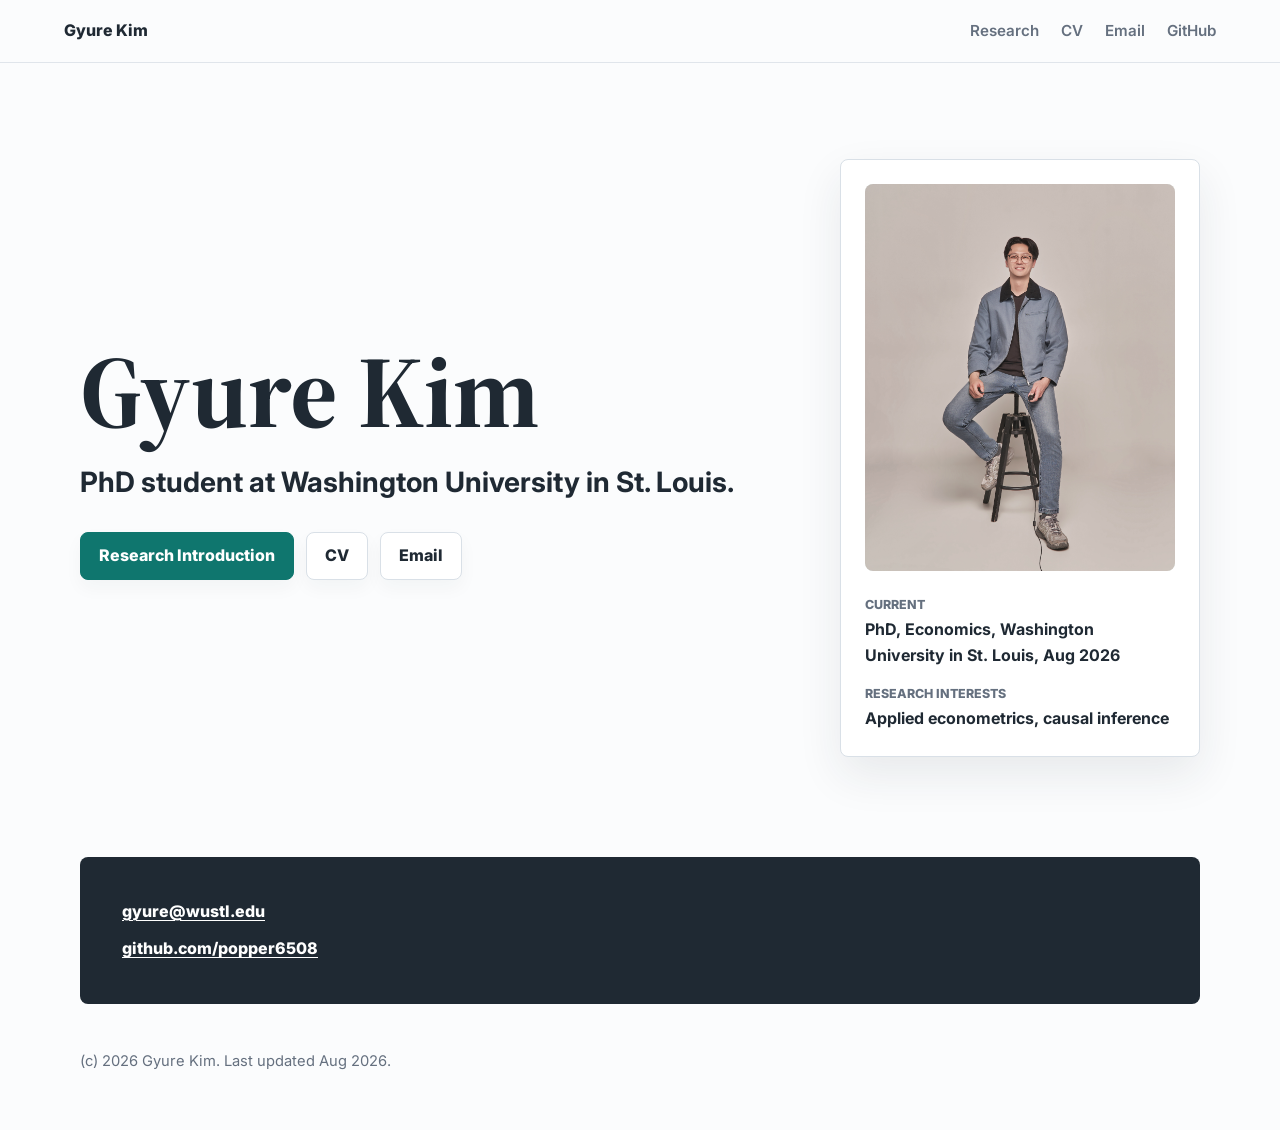
<file: index.html>
<!DOCTYPE html>
<html lang="en">
<head>
  <meta charset="UTF-8">
  <meta name="viewport" content="width=device-width, initial-scale=1.0">
  <meta name="description" content="Gyure Kim academic homepage.">
  <title>Gyure Kim</title>
  <link rel="preconnect" href="https://fonts.googleapis.com">
  <link rel="preconnect" href="https://fonts.gstatic.com" crossorigin>
  <link href="https://fonts.googleapis.com/css2?family=Inter:wght@400;500;600;700;800&family=Source+Serif+4:wght@500;600;700&display=swap" rel="stylesheet">
  <link rel="stylesheet" href="styles.css">
</head>
<body>
  <header class="site-header">
    <a class="brand" href="index.html">Gyure Kim</a>
    <nav class="nav" aria-label="Main navigation">
      <a href="research.html">Research</a>
      <a href="cv.html">CV</a>
      <a href="mailto:gyure@wustl.edu">Email</a>
      <a href="https://github.com/popper6508">GitHub</a>
    </nav>
  </header>

  <main>
    <section class="home-hero">
      <div class="hero-copy">
        <h1>Gyure Kim</h1>
        <p class="subtitle">
          PhD student at Washington University in St. Louis.
        </p>
        <!-- <p class="intro">
          I am currently a PhD student in Economics at Washington University in St. Louis. My work focuses on applied econometrics and causal inference.
        </p> -->
        <div class="actions" aria-label="Important links">
          <a class="button primary" href="research.html">Research Introduction</a>
          <a class="button" href="cv.html">CV</a>
          <a class="button" href="mailto:gyure@wustl.edu">Email</a>
        </div>
      </div>

      <aside class="profile-panel compact" aria-label="Short profile">
        <img class="profile-photo" src="Photo.jpg" alt="Portrait of Gyure Kim">
        <dl>
          <div>
            <dt>Current</dt>
            <dd>PhD, Economics, Washington University in St. Louis, Aug 2026</dd>
          </div>
          <div>
            <dt>Research Interests</dt>
            <dd>Applied econometrics, causal inference</dd>
          </div>
        </dl>
      </aside>
    </section>

    <section class="contact-band">
      <div class="contact-links">
        <a href="mailto:gyure@wustl.edu">gyure@wustl.edu</a>
        <a href="https://github.com/popper6508">github.com/popper6508</a>
      </div>
    </section>
  </main>

  <footer>
    <p>(c) 2026 Gyure Kim. Last updated Aug 2026.</p>
  </footer>
</body>
</html>
</file>
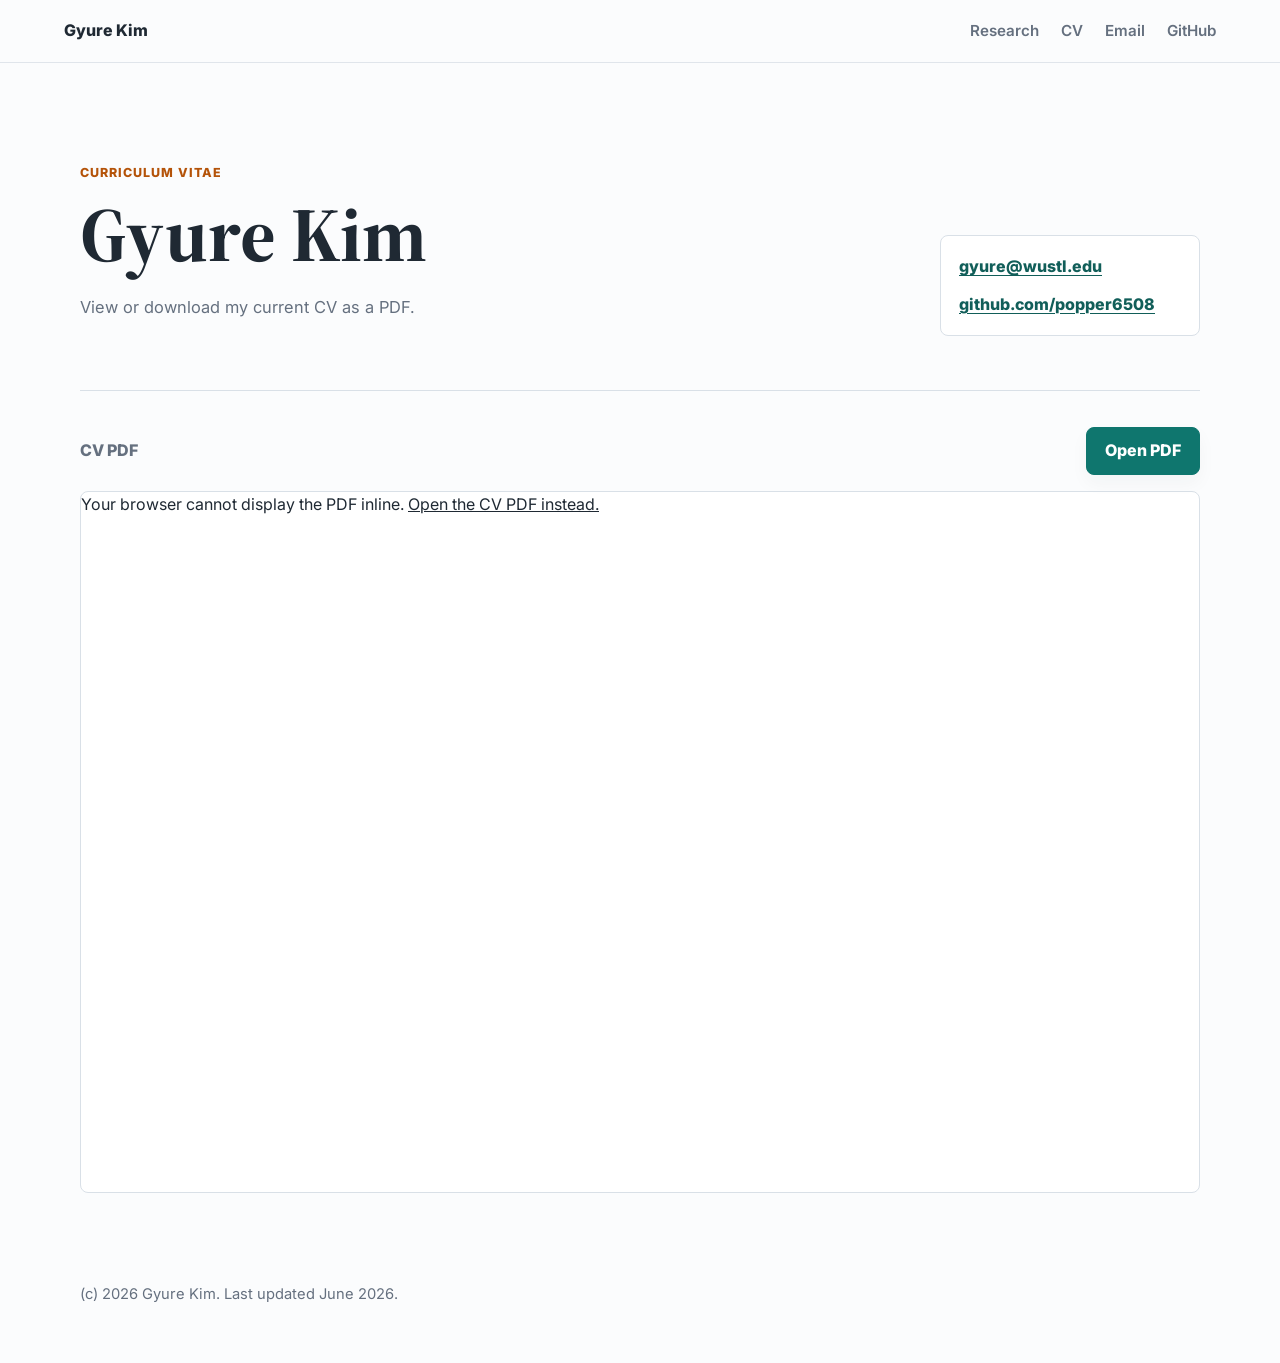
<file: cv.html>
<!DOCTYPE html>
<html lang="en">
<head>
  <meta charset="UTF-8">
  <meta name="viewport" content="width=device-width, initial-scale=1.0">
  <meta name="description" content="Curriculum vitae for Gyure Kim.">
  <title>CV | Gyure Kim</title>
  <link rel="preconnect" href="https://fonts.googleapis.com">
  <link rel="preconnect" href="https://fonts.gstatic.com" crossorigin>
  <link href="https://fonts.googleapis.com/css2?family=Inter:wght@400;500;600;700;800&family=Source+Serif+4:wght@500;600;700&display=swap" rel="stylesheet">
  <link rel="stylesheet" href="styles.css">
</head>
<body>
  <header class="site-header">
    <a class="brand" href="index.html">Gyure Kim</a>
    <nav class="nav" aria-label="Main navigation">
      <a href="research.html">Research</a>
      <a href="cv.html">CV</a>
      <a href="mailto:gyure@wustl.edu">Email</a>
      <a href="https://github.com/popper6508">GitHub</a>
    </nav>
  </header>

  <main>
    <section class="page-hero cv-head">
      <div>
        <p class="eyebrow">Curriculum vitae</p>
        <h1>Gyure Kim</h1>
        <p class="intro">View or download my current CV as a PDF.</p>
      </div>
      <div class="contact-links cv-links">
        <a href="mailto:gyure@wustl.edu">gyure@wustl.edu</a>
        <a href="https://github.com/popper6508">github.com/popper6508</a>
      </div>
    </section>

    <section class="pdf-section" aria-label="CV PDF viewer">
      <div class="pdf-toolbar">
        <p>CV PDF</p>
        <a class="button primary" href="CV/Kim_Gyure_CV_260812.pdf">Open PDF</a>
      </div>
      <object class="pdf-viewer" data="CV/Kim_Gyure_CV_260812.pdf" type="application/pdf">
        <p>
          Your browser cannot display the PDF inline.
          <a href="CV/Kim_Gyure_CV_260812.pdf">Open the CV PDF instead.</a>
        </p>
      </object>
    </section>
  </main>

  <footer>
    <p>(c) 2026 Gyure Kim. Last updated June 2026.</p>
  </footer>
</body>
</html>
</file>
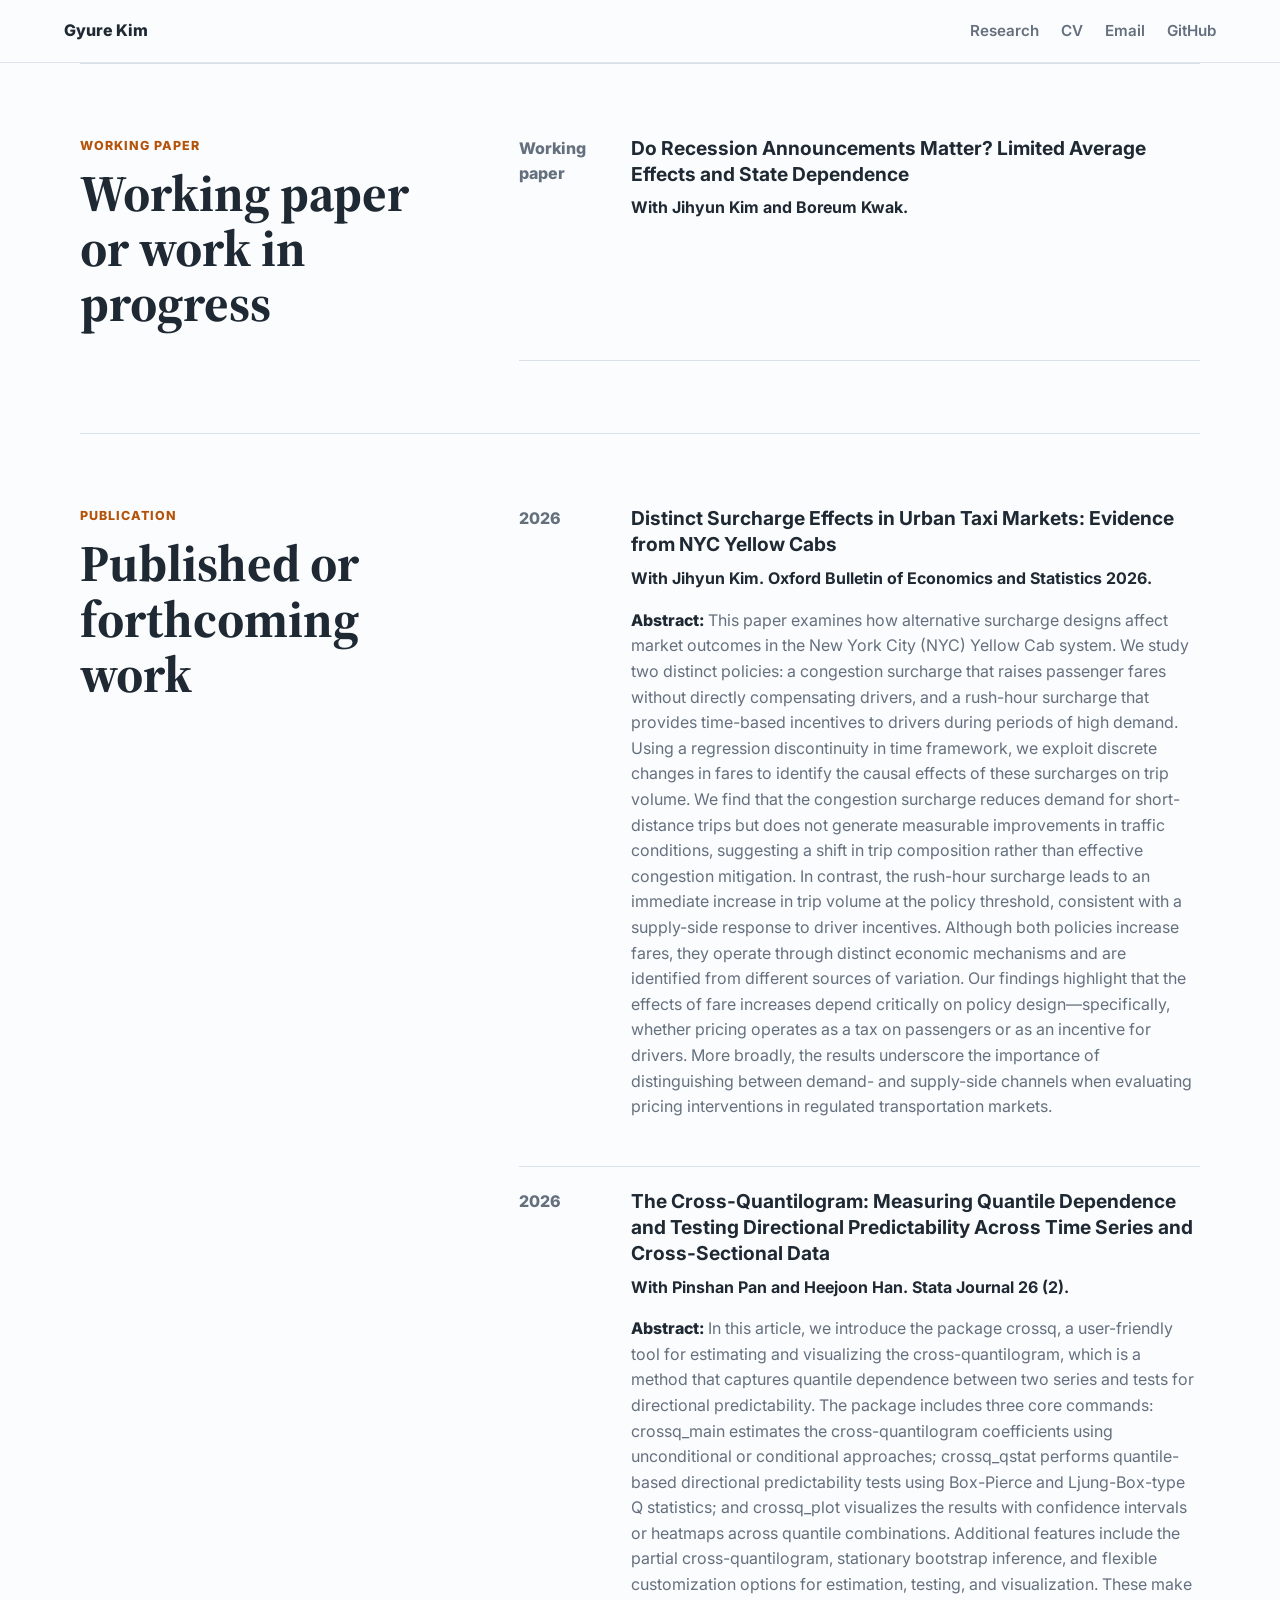
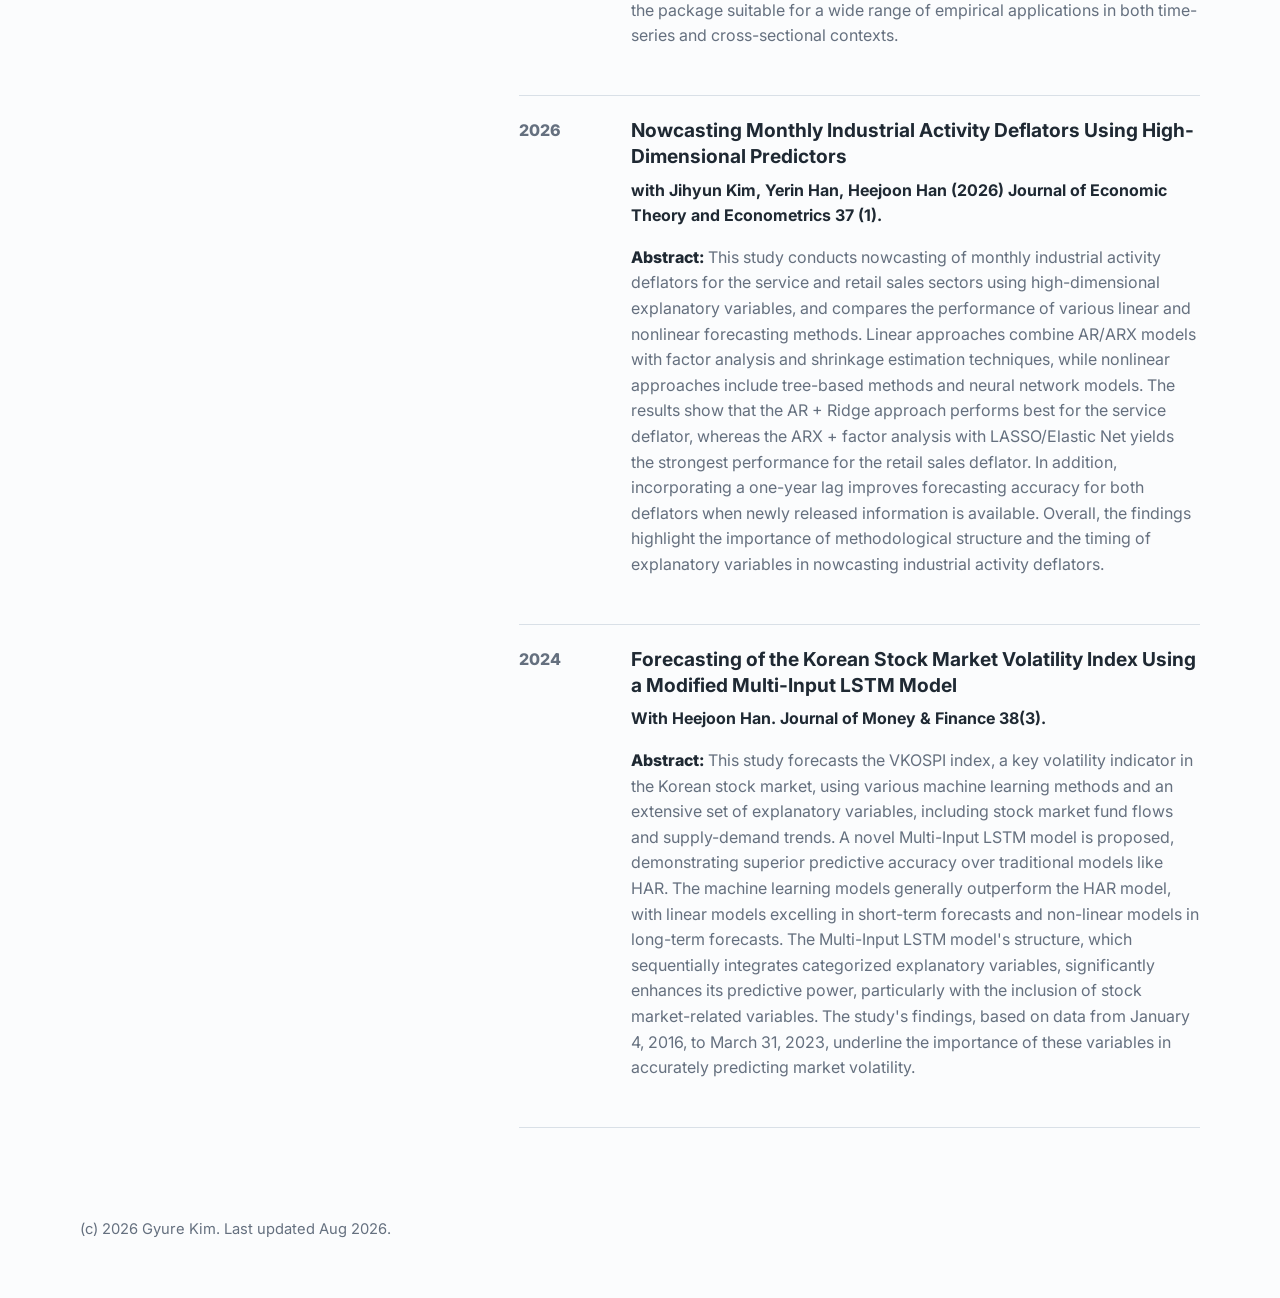
<file: research.html>
<!DOCTYPE html>
<html lang="en">
<head>
  <meta charset="UTF-8">
  <meta name="viewport" content="width=device-width, initial-scale=1.0">
  <meta name="description" content="Research introduction for Gyure Kim.">
  <title>Research | Gyure Kim</title>
  <link rel="preconnect" href="https://fonts.googleapis.com">
  <link rel="preconnect" href="https://fonts.gstatic.com" crossorigin>
  <link href="https://fonts.googleapis.com/css2?family=Inter:wght@400;500;600;700;800&family=Source+Serif+4:wght@500;600;700&display=swap" rel="stylesheet">
  <link rel="stylesheet" href="styles.css">
</head>
<body>
  <header class="site-header">
    <a class="brand" href="index.html">Gyure Kim</a>
    <nav class="nav" aria-label="Main navigation">
      <a href="research.html">Research</a>
      <a href="cv.html">CV</a>
      <a href="mailto:gyure@wustl.edu">Email</a>
      <a href="https://github.com/popper6508">GitHub</a>
    </nav>
  </header>

  <main>
    <section class="section split">
      <div class="section-heading">
        <p class="eyebrow">Working paper</p>
        <h2>Working paper or work in progress</h2>
      </div>
      <div class="work-list">
        <article class="work-item research-paper">
          <p class="year">Working paper</p>
          <div>
            <h3>Do Recession Announcements Matter? Limited Average Effects and State Dependence</h3>
            <p class="authors">With Jihyun Kim and Boreum Kwak.</p>
            <!-- <p>Under review at the Journal of Applied Econometrics.</p> -->
          </div>
        </article>
      </div>
    </section>

    <section class="section split">
      <div class="section-heading">
        <p class="eyebrow">Publication</p>
        <h2>Published or forthcoming work</h2>
      </div>
      <div class="work-list">

        <article class="work-item research-paper">
          <p class="year">2026</p>
          <div>
            <h3>Distinct Surcharge Effects in Urban Taxi Markets: Evidence from NYC Yellow Cabs</h3>
            <p class="authors">With Jihyun Kim. Oxford Bulletin of Economics and Statistics 2026.</p>
            <p class="abstract">
              <span class="abstract-label">Abstract:</span> This paper examines how alternative surcharge designs affect market outcomes in the New York City (NYC) Yellow Cab system. We study two distinct policies: a congestion surcharge that raises passenger fares without directly compensating drivers, and a rush-hour surcharge that provides time-based incentives to drivers during periods of high demand. Using a regression discontinuity in time framework, we exploit discrete changes in fares to identify the causal effects of these surcharges on trip volume.

              We find that the congestion surcharge reduces demand for short-distance trips but does not generate measurable improvements in traffic conditions, suggesting a shift in trip composition rather than effective congestion mitigation. In contrast, the rush-hour surcharge leads to an immediate increase in trip volume at the policy threshold, consistent with a supply-side response to driver incentives. 
            
              Although both policies increase fares, they operate through distinct economic mechanisms and are identified from different sources of variation. Our findings highlight that the effects of fare increases depend critically on policy design—specifically, whether pricing operates as a tax on passengers or as an incentive for drivers. More broadly, the results underscore the importance of distinguishing between demand- and supply-side channels when evaluating pricing interventions in regulated transportation markets.
            </p>
          </div>
        </article>

        <article class="work-item research-paper">
          <p class="year">2026</p>
          <div>
            <h3>The Cross-Quantilogram: Measuring Quantile Dependence and Testing Directional Predictability Across Time Series and Cross-Sectional Data</h3>
            <p class="authors">With Pinshan Pan and Heejoon Han. Stata Journal 26 (2).</p>
            <p class="abstract">
              <span class="abstract-label">Abstract:</span> In this article, we introduce the package crossq, a user-friendly tool for estimating and visualizing the cross-quantilogram, which is a method that captures quantile dependence between two series and tests for directional predictability. The package includes three core commands: crossq_main estimates the cross-quantilogram coefficients using unconditional or conditional approaches; crossq_qstat performs quantile-based directional predictability tests using Box-Pierce and Ljung-Box-type Q statistics; and crossq_plot visualizes the results with confidence intervals or heatmaps across quantile combinations. Additional features include the partial cross-quantilogram, stationary bootstrap inference, and flexible customization options for estimation, testing,
              and visualization. These make the package suitable for a wide range of empirical applications in both time-series
              and cross-sectional contexts.
            </p>
          </div>
        </article>

        <article class="work-item research-paper">
          <p class="year">2026</p>
          <div>
            <h3>Nowcasting Monthly Industrial Activity Deflators Using High-Dimensional Predictors</h3>
            <p class="authors">with Jihyun Kim, Yerin Han, Heejoon Han (2026) Journal of Economic Theory and Econometrics 37 (1).</p>
            <p class="abstract">
              <span class="abstract-label">Abstract:</span> This study conducts nowcasting of monthly industrial activity deflators for the service and retail sales sectors using high-dimensional explanatory variables, and compares the performance of various linear and nonlinear forecasting methods. Linear approaches combine AR/ARX models with factor analysis and shrinkage estimation techniques, while nonlinear approaches include tree-based methods and neural network models. The results show that the AR + Ridge approach performs best for the service deflator, whereas the ARX + factor analysis with LASSO/Elastic Net yields the strongest performance for the retail sales deflator. In addition, incorporating a one-year lag improves forecasting accuracy for both deflators when newly released information is available. Overall, the findings highlight the importance of methodological structure and the timing of explanatory variables in nowcasting industrial activity deflators.
            </p>
          </div>
        </article>

        <article class="work-item research-paper">
          <p class="year">2024</p>
          <div>
            <h3>Forecasting of the Korean Stock Market Volatility Index Using a Modified Multi-Input LSTM Model</h3>
            <p class="authors">With Heejoon Han. Journal of Money & Finance 38(3).</p>
            <p class="abstract">
              <span class="abstract-label">Abstract:</span> This study forecasts the VKOSPI index, a key volatility indicator in the Korean stock market, using various machine learning methods and an extensive set of explanatory variables, including stock market fund flows and supply-demand trends. A novel Multi-Input LSTM model is proposed, demonstrating superior predictive accuracy over traditional models like HAR. The machine learning models generally outperform the HAR model, with linear models excelling in short-term forecasts and non-linear models in long-term forecasts. The Multi-Input LSTM model's structure, which sequentially integrates categorized explanatory variables, significantly enhances its predictive power, particularly with the inclusion of stock market-related variables. The study's findings, based
              on data from January 4, 2016, to March 31, 2023, underline the importance of these variables in accurately predicting market volatility.
            </p>
          </div>
        </article>

      </div>
    </section>
  </main>

  <footer>
    <p>(c) 2026 Gyure Kim. Last updated Aug 2026.</p>
  </footer>
</body>
</html>
</file>
<file: styles.css>
:root {
  --ink: #1f2933;
  --muted: #65707f;
  --line: #d9e0e7;
  --paper: #fbfcfd;
  --panel: #ffffff;
  --accent: #0f766e;
  --accent-dark: #115e59;
  --warm: #b45309;
  --soft: #e7f3f1;
  --shadow: 0 18px 45px rgba(31, 41, 51, 0.09);
}

* {
  box-sizing: border-box;
}

html {
  scroll-behavior: smooth;
}

body {
  margin: 0;
  color: var(--ink);
  background: var(--paper);
  font-family: Inter, system-ui, -apple-system, BlinkMacSystemFont, "Segoe UI", sans-serif;
  line-height: 1.6;
}

a {
  color: inherit;
}

.site-header {
  position: sticky;
  top: 0;
  z-index: 10;
  display: flex;
  align-items: center;
  justify-content: space-between;
  gap: 24px;
  padding: 18px clamp(20px, 5vw, 72px);
  border-bottom: 1px solid rgba(217, 224, 231, 0.82);
  background: rgba(251, 252, 253, 0.9);
  backdrop-filter: blur(16px);
}

.brand {
  font-weight: 800;
  text-decoration: none;
}

.nav {
  display: flex;
  flex-wrap: wrap;
  justify-content: flex-end;
  gap: 10px 22px;
  color: var(--muted);
  font-size: 0.95rem;
  font-weight: 600;
}

.nav a {
  text-decoration: none;
}

.nav a:hover {
  color: var(--accent);
}

main {
  width: min(1120px, calc(100% - 40px));
  margin: 0 auto;
}

.home-hero {
  display: grid;
  grid-template-columns: minmax(0, 1.45fr) minmax(280px, 0.75fr);
  gap: clamp(28px, 5vw, 72px);
  align-items: center;
  min-height: 76vh;
  padding: clamp(48px, 8vw, 96px) 0 56px;
}

.eyebrow {
  margin: 0 0 10px;
  color: var(--warm);
  font-size: 0.78rem;
  font-weight: 800;
  letter-spacing: 0.08em;
  text-transform: uppercase;
}

h1,
h2,
h3,
p {
  margin-top: 0;
}

h1,
h2 {
  font-family: "Source Serif 4", Georgia, serif;
  line-height: 1.08;
}

h1 {
  margin-bottom: 18px;
  font-size: clamp(3.2rem, 8vw, 6.7rem);
}

.page-hero h1 {
  max-width: 960px;
  font-size: clamp(2.7rem, 6vw, 5.4rem);
}

h2 {
  margin-bottom: 0;
  font-size: clamp(2rem, 4vw, 3.4rem);
}

h3 {
  margin-bottom: 8px;
  font-size: 1.08rem;
}

.subtitle {
  max-width: 760px;
  margin-bottom: 18px;
  font-size: clamp(1.24rem, 2.2vw, 1.75rem);
  font-weight: 700;
  line-height: 1.35;
}

.intro {
  max-width: 710px;
  color: var(--muted);
  font-size: 1.03rem;
}

.actions {
  display: flex;
  flex-wrap: wrap;
  gap: 12px;
  margin-top: 30px;
}

.button {
  display: inline-flex;
  align-items: center;
  justify-content: center;
  min-height: 44px;
  padding: 10px 18px;
  border: 1px solid var(--line);
  border-radius: 8px;
  background: var(--panel);
  font-weight: 800;
  text-decoration: none;
  box-shadow: 0 8px 18px rgba(31, 41, 51, 0.04);
}

.button.primary {
  border-color: var(--accent);
  background: var(--accent);
  color: #ffffff;
}

.button:hover {
  transform: translateY(-1px);
}

.profile-panel {
  padding: 24px;
  border: 1px solid var(--line);
  border-radius: 8px;
  background: var(--panel);
  box-shadow: var(--shadow);
}

.profile-panel.compact {
  align-self: start;
}

.profile-photo {
  display: block;
  width: 100%;
  aspect-ratio: 4 / 5;
  margin-bottom: 24px;
  border-radius: 8px;
  object-fit: cover;
  object-position: 50% 18%;
  background: var(--soft);
}

.portrait {
  display: grid;
  place-items: center;
  width: 100%;
  aspect-ratio: 1 / 1;
  margin-bottom: 24px;
  border-radius: 8px;
  background:
    linear-gradient(135deg, rgba(15, 118, 110, 0.16), rgba(180, 83, 9, 0.18)),
    var(--soft);
  color: var(--accent-dark);
  font-family: "Source Serif 4", Georgia, serif;
  font-size: clamp(4rem, 12vw, 7rem);
  font-weight: 700;
}

dl {
  display: grid;
  gap: 16px;
  margin: 0;
}

dt {
  color: var(--muted);
  font-size: 0.78rem;
  font-weight: 800;
  text-transform: uppercase;
}

dd {
  margin: 2px 0 0;
  font-weight: 700;
}

.section {
  padding: 72px 0;
  border-top: 1px solid var(--line);
}

.page-hero {
  padding: clamp(52px, 8vw, 100px) 0 54px;
  border-bottom: 1px solid var(--line);
}

.section-heading {
  max-width: 760px;
  margin-bottom: 30px;
}

.research-grid {
  display: grid;
  grid-template-columns: repeat(3, minmax(0, 1fr));
  gap: 18px;
}

.research-grid article,
.timeline article {
  padding: 22px;
  border: 1px solid var(--line);
  border-radius: 8px;
  background: var(--panel);
}

.research-grid p,
.timeline p,
.work-item p {
  color: var(--muted);
}

.split {
  display: grid;
  grid-template-columns: 0.72fr 1.28fr;
  gap: clamp(28px, 5vw, 56px);
}

.work-list {
  display: grid;
  gap: 22px;
}

.work-item {
  display: grid;
  grid-template-columns: 92px 1fr;
  gap: 20px;
  padding-bottom: 22px;
  border-bottom: 1px solid var(--line);
}

.research-paper {
  padding-bottom: 30px;
}

.research-paper h3 {
  max-width: 760px;
  font-size: 1.2rem;
  line-height: 1.35;
}

.research-paper .authors {
  color: var(--ink);
  font-weight: 700;
}

.abstract {
  max-width: 820px;
  margin-top: 12px;
}

.abstract-label {
  color: var(--ink);
  font-weight: 800;
}

.year {
  color: var(--accent-dark);
  font-weight: 800;
}

.links {
  display: flex;
  flex-wrap: wrap;
  gap: 14px;
}

.links span,
.contact-links a {
  color: var(--accent-dark);
  font-weight: 800;
}

.contact-links a {
  text-decoration-thickness: 0.08em;
  text-underline-offset: 0.2em;
}

.links span {
  font-size: 0.92rem;
}

.timeline {
  display: grid;
  grid-template-columns: repeat(2, minmax(0, 1fr));
  gap: 18px;
}

.timeline span {
  display: inline-block;
  margin-bottom: 12px;
  color: var(--warm);
  font-size: 0.78rem;
  font-weight: 800;
  text-transform: uppercase;
}

.contact-band {
  display: grid;
  grid-template-columns: 1fr 0.8fr;
  gap: 32px;
  align-items: center;
  margin: 44px 0 28px;
  padding: clamp(26px, 5vw, 42px);
  border-radius: 8px;
  background: var(--ink);
  color: #ffffff;
}

.contact-band p {
  color: #d7dde4;
}

.contact-links {
  display: grid;
  gap: 12px;
}

.contact-links a {
  color: #ffffff;
}

.cv-head {
  display: grid;
  grid-template-columns: 1fr auto;
  gap: 28px;
  align-items: end;
}

.cv-links {
  min-width: 260px;
  padding: 18px;
  border: 1px solid var(--line);
  border-radius: 8px;
  background: var(--panel);
}

.cv-links a {
  color: var(--accent-dark);
}

.cv-section {
  display: grid;
  grid-template-columns: minmax(190px, 0.32fr) minmax(0, 1fr);
  gap: clamp(24px, 5vw, 60px);
  padding: 42px 0;
  border-bottom: 1px solid var(--line);
}

.cv-section h2 {
  font-size: clamp(1.6rem, 3vw, 2.25rem);
}

.cv-section > p {
  color: var(--muted);
}

.cv-list {
  display: grid;
  gap: 22px;
}

.cv-list article {
  display: grid;
  grid-template-columns: minmax(120px, 0.24fr) minmax(0, 1fr);
  gap: 18px;
}

.cv-list h3 {
  margin-bottom: 4px;
}

.cv-list p {
  margin-bottom: 0;
  color: var(--muted);
}

.cv-list .date {
  color: var(--accent-dark);
  font-size: 0.9rem;
  font-weight: 800;
}

.pdf-section {
  padding: 36px 0 72px;
}

.pdf-toolbar {
  display: flex;
  align-items: center;
  justify-content: space-between;
  gap: 16px;
  margin-bottom: 16px;
}

.pdf-toolbar p {
  margin: 0;
  color: var(--muted);
  font-weight: 800;
}

.pdf-viewer {
  display: block;
  width: 100%;
  min-height: 78vh;
  border: 1px solid var(--line);
  border-radius: 8px;
  background: var(--panel);
}

footer {
  width: min(1120px, calc(100% - 40px));
  margin: 0 auto;
  padding: 18px 0 42px;
  color: var(--muted);
  font-size: 0.92rem;
}

@media (max-width: 820px) {
  .site-header {
    align-items: flex-start;
    flex-direction: column;
  }

  .nav {
    justify-content: flex-start;
  }

  .home-hero,
  .split,
  .contact-band,
  .cv-head,
  .cv-section {
    grid-template-columns: 1fr;
  }

  .home-hero {
    min-height: auto;
  }

  .profile-panel {
    max-width: 430px;
  }

  .research-grid,
  .timeline {
    grid-template-columns: 1fr;
  }

  .cv-list article {
    grid-template-columns: 1fr;
    gap: 4px;
  }

  .pdf-toolbar {
    align-items: flex-start;
    flex-direction: column;
  }
}

@media (max-width: 520px) {
  main,
  footer {
    width: min(100% - 28px, 1120px);
  }

  .site-header {
    padding: 14px;
  }

  .nav {
    gap: 8px 14px;
    font-size: 0.88rem;
  }

  h1 {
    font-size: 3rem;
  }

  .work-item {
    grid-template-columns: 1fr;
    gap: 4px;
  }
}
</file>
